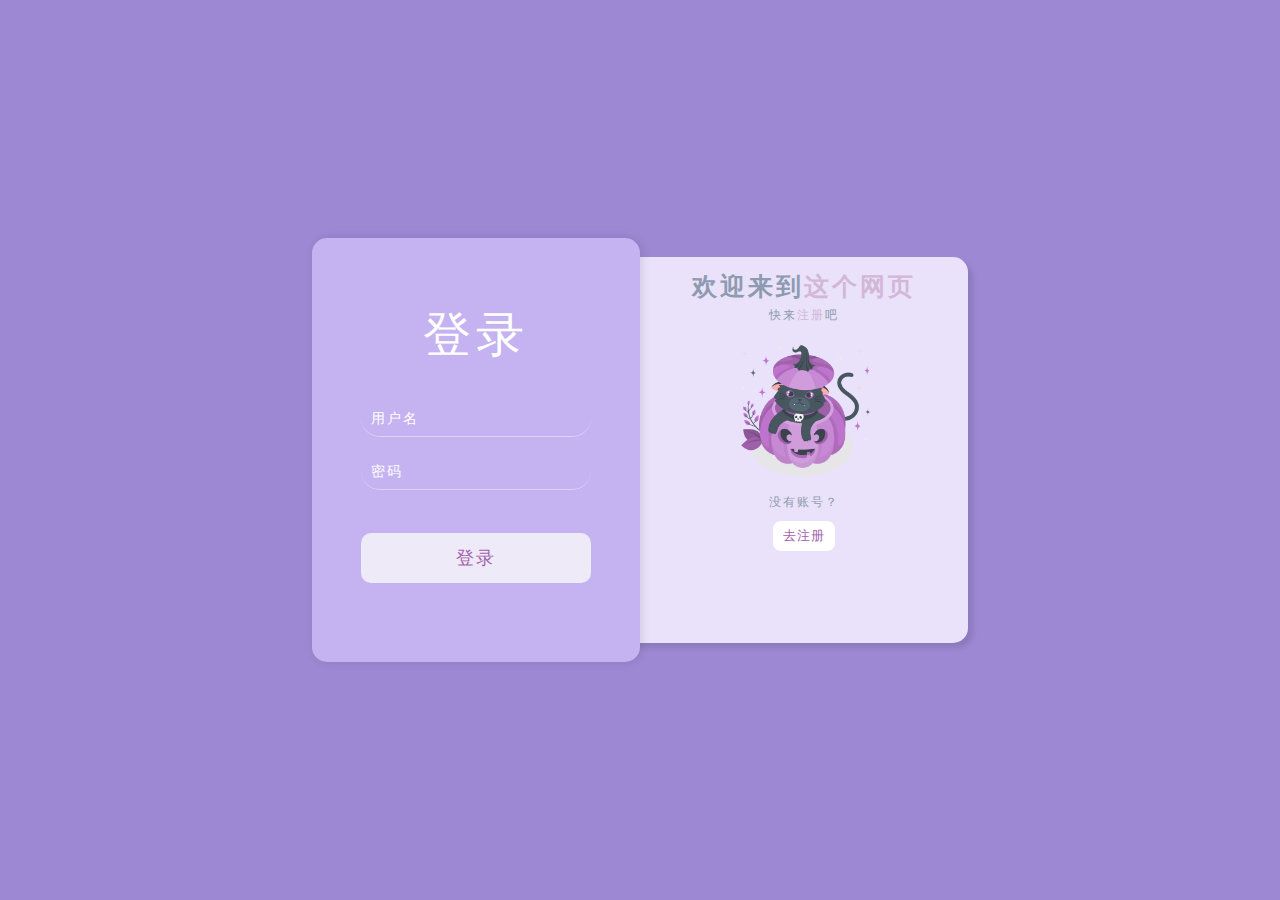
<file: index.html>
<!DOCTYPE html>
<html>
<head>
    <meta http-equiv="content-type" content="text/html; charset=utf-8">
    <meta name="viewport" content="width=device-width,initial-scale=1,maximum-scale=1,user-scalable=no">
    <title>首页</title>
    <link rel="stylesheet" href="css/login.css">
</head>
<body>
    <div class="container">
        <div class="form-box">
            <div id="register" class="register-box hidden">
                <h1>注册</h1>
                <input id="regUN" type="text" placeholder="用户名">
                <input id="regPW" type="password" placeholder="密码">
                <button onclick="reg()">注册</button>
                <p class="tp">已有账号？<a id="toLoginp">立即登录</a></p>
            </div>
            <div id="login" class="login-box">
                <h1>登录</h1>
                <input id="logUN" type="text" placeholder="用户名">
                <input id="logPW" type="password" placeholder="密码">
                <button onclick="log()">登录</button>
                <p class="tp">没有账号？<a id="toRegisterp">立即注册</a></p>
            </div>
        </div>
        <div class="con-box left">
            <h2>欢迎来到<span>这个网页</span></h2>
            <p>快来<span>登录</span>吧</p>
            <img src="img/1.png" alt="">
            <p>已有账号</p>
            <button id="toLogin">去登录</button>
        </div>
        <div class="con-box right">
            <h2>欢迎来到<span>这个网页</span></h2>
            <p>快来<span>注册</span>吧</p>
            <img src="img/2.png" alt="">
            <p>没有账号？</p>
            <button id="toRegister">去注册</button>
        </div>
    </div>
</body>
<script src="js/login.js"></script>
</html>
</file>
<file: css/login.css>
*{
    margin: 0;
    padding: 0;
}
body{
    width: 100%;
    height: 100%;
    display: flex;
    justify-content: center;
    align-items: center;
    background-color: #9d88d3;
}
a{
    text-emphasis: none;
    text-decoration: none;
    color: #fff;
}
p{
    color: #fff;
}
.container{
    width: 100%;
    height: 100%;
    margin: 0 auto;
    position: relative;
    top: 130px;
}
h1{
    font-size: 3em;
    font-weight: lighter;
    font-style: normal;
    text-align: center;
    margin-bottom: 60px;
    color: #fff;
    letter-spacing: 5px;
}
.register-box,.login-box{
    display: flex;
    flex-direction: column;
    align-items: center;
    width: 100%;
}
input{
    background-color: transparent;
    width: 70%;
    color: #fff;
    border: 1px solid #fff;
    border-radius: 20px;
    padding: 13px 0;
    text-indent: 10px;
    margin: 8px 0;
    font-size: 14px;
    letter-spacing: 2px;
}
input::placeholder{
    color: #fff;
}
input:focus{
    outline: none;
}
input:focus::placeholder{
    opacity: 0;
}
.form-box button{
    width: 70%;
    margin-top: 10px;
    background-color: transparent;
    outline: none;
    border-radius: 20px;
    padding: 9px 0;
    margin: 8px 0;
    color: #fff;
    border: 1px solid #fff;
    cursor: pointer;
    margin-bottom: 15px;
    letter-spacing: 10px;
    font-size: 18px;
}
.con-box{
    display: none;
}
.hidden{
    display: none;
}
@media all and (min-width: 600px){
    *{
        margin: 0;
        padding: 0;
    }
    body{
        height: 100vh;
        display: flex;
        justify-content: center;
        align-items: center;
        background-color: #9d88d3;
    }
    .container{
        background-color: #e9e2fa;
        width: 70vh;
        height: 40%;
        border-radius: 15px;
        box-shadow: 5px 5px 5px rgba(0,0,0,0.1);
        position: relative;
        padding: 1%;
        top: 0px;
    }
    .form-box{
        position: absolute;
        top: -5%;
        background-color: #c5b3f1;
        width: 50%;
        height: 110%;
        left: 0;
        border-radius: 15px;
        box-shadow: 2px 0 10px rgba(0,0,0,0.1);
        display: flex;
        justify-content: center;
        align-items: center;
        z-index: 2;
        transition: none;
    }
    .register-box,.login-box{
        display: flex;
        flex-direction: column;
        align-items: center;
        width: 100%;
    }
    .hidden{
        display: none;
    }
    h1{
        text-align: center;
        margin-bottom: 25px;
        text-transform: uppercase;
        color: #fff;
        letter-spacing: 5px;
    }
    .tp{
        display: none;
    }
    input{
        background-color: transparent;
        width: 70%;
        color: #fff;
        border: none;
        border-bottom: 1px solid rgba(255,255,255,0.4);
        padding: 10px 0;
        text-indent: 10px;
        margin: 8px 0;
        font-size: 14px;
        letter-spacing: 2px;
    }
    input::placeholder{
        color: #fff;
    }
    input:focus{
        color: #a262ad;
        outline: none;
        border-bottom: 1px solid #a262ad80;
        transition: 0.5s;
    }
    input:focus::placeholder{
        opacity: 0;
    }
    input:hover{
        background-color: #c5b3f1;
    }
    .form-box button{
        width: 70%;
        margin-top: 35px;
        background-color: #eeeaf8;
        outline: none;
        border-radius: 10px;
        padding: 13px;
        color: #a262ad;
        letter-spacing: 2px;
        border: none;
        cursor: pointer;
    }
    .form-box button:hover{
        background-color: #a262ad;
        color: #f6f6f6;
        transition: background-color 0.5s ease;
    }
    .con-box{
        width: 50%;
        display: flex;
        flex-direction: column;
        justify-content: center;
        align-items: center;
        position: absolute;
    }
    .con-box.left{
        left: 0%;
    }
    .con-box.right{
        right: 0%;
    }
    .con-box h2{
        color: #8e9aaf;
        font-size: 25px;
        font-weight: bold;
        letter-spacing: 3px;
        text-align: center;
        margin-bottom: 4px;
    }
    .con-box p{
        font-size: 12px;
        letter-spacing: 2px;
        color: #8e9aaf;
        text-align: center;
    }
    .con-box span{
        color: #d3b7d8;
    }
    .con-box img{
        width: 150px;
        height: 150px;
        opacity: 0.9;
        margin: 10px 0;
    }
    .con-box button{
        margin-top: 3%;
        background-color: #fff;
        color: #a262ad;
        border: 0px;
        padding: 6px 10px;
        border-radius: 8px;
        letter-spacing: 1px;
        outline: none;
        cursor: pointer;
    }
    .con-box button:hover{
        background-color: #d3b7d8;
        color: #fff;
    }
    #register{
        margin-right: 10px;
    }
}
</file>
